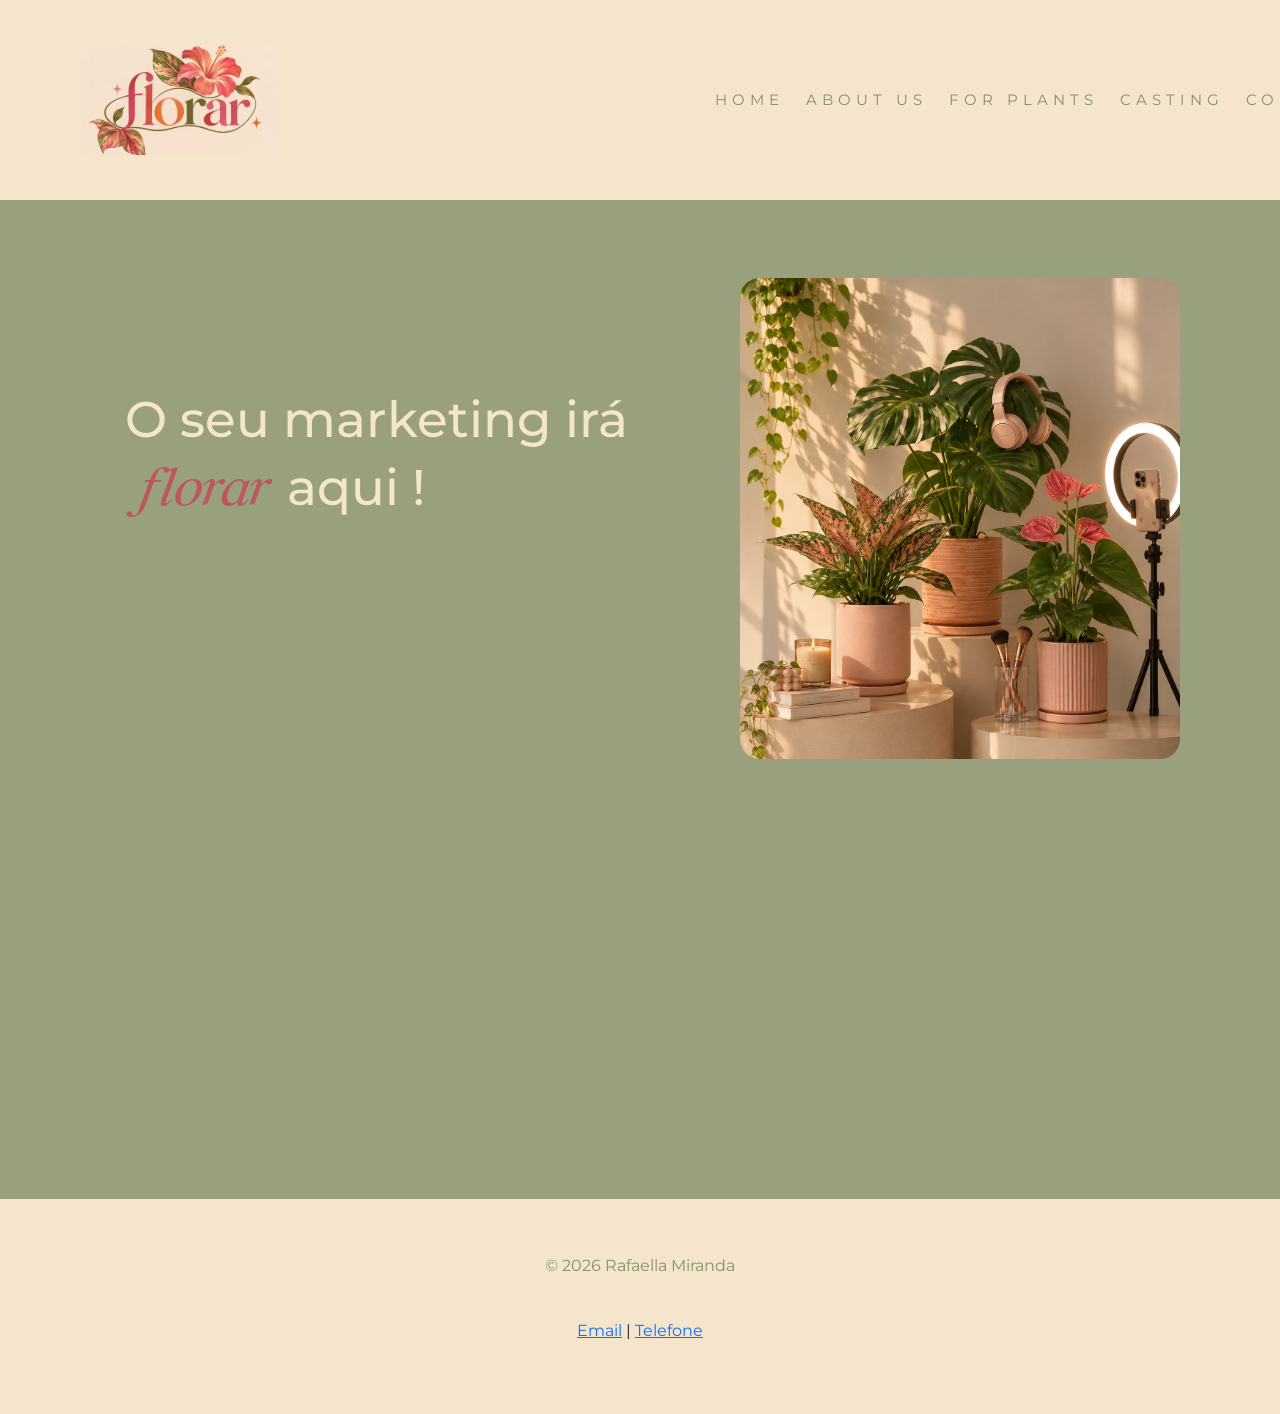
<file: index.html>
<!DOCTYPE html>
<html lang="pt-br">

<head>
    <meta charset="UTF-8">
    <meta name="viewport" content="width=device-width, initial-scale=1.0">
    <title>Home | Florar</title>

    <link rel="stylesheet" href="https://cdn.jsdelivr.net/npm/bootstrap@5.3.8/dist/css/bootstrap.min.css">
    <link rel="stylesheet" href="./style/style.css">

</head>

<body>
    <div id="principal">
        <header class="header-top">
            <img src="./img/Adobe Express - file.jpg" alt="Logotipo agencia de plantas">
            <nav class="header-nav">
                <ul>
                    <li><a href="./index.html">Home</a></li>
                    <li><a href="./pages/about-us.html">About us</a></li>
                    <li><a href="./pages/for-plant.html">For plants</a></li>
                    <li><a href="./pages/casting.html">Casting</a></li>
                    <li><a href="./pages/fale-conosco.html">Contact us</a></li>
                </ul>
            </nav>
        </header>
    </div>

    <main>
        <article class="slogan" id="slogan">
            <h1>O seu marketing irá<br>
                <span>florar</span> aqui !
        </article>


        <div class="imagem-inicio">
            <img src="./img/Vignette aconchegante de plantas e criação de conteúdo.png" alt="Planta">
        </div>
    </main>

    <footer class="rodape">
        <div class="container">
            <p>&copy; 2026 Rafaella Miranda</p>
            <address>
                <a href="mailto:florar.agencia@gmail.com">Email</a>
                <span> | </span>
                <a href="tel:+551599999999">Telefone</a>
            </address>
        </div>
    </footer>


</body>

</html>
</file>
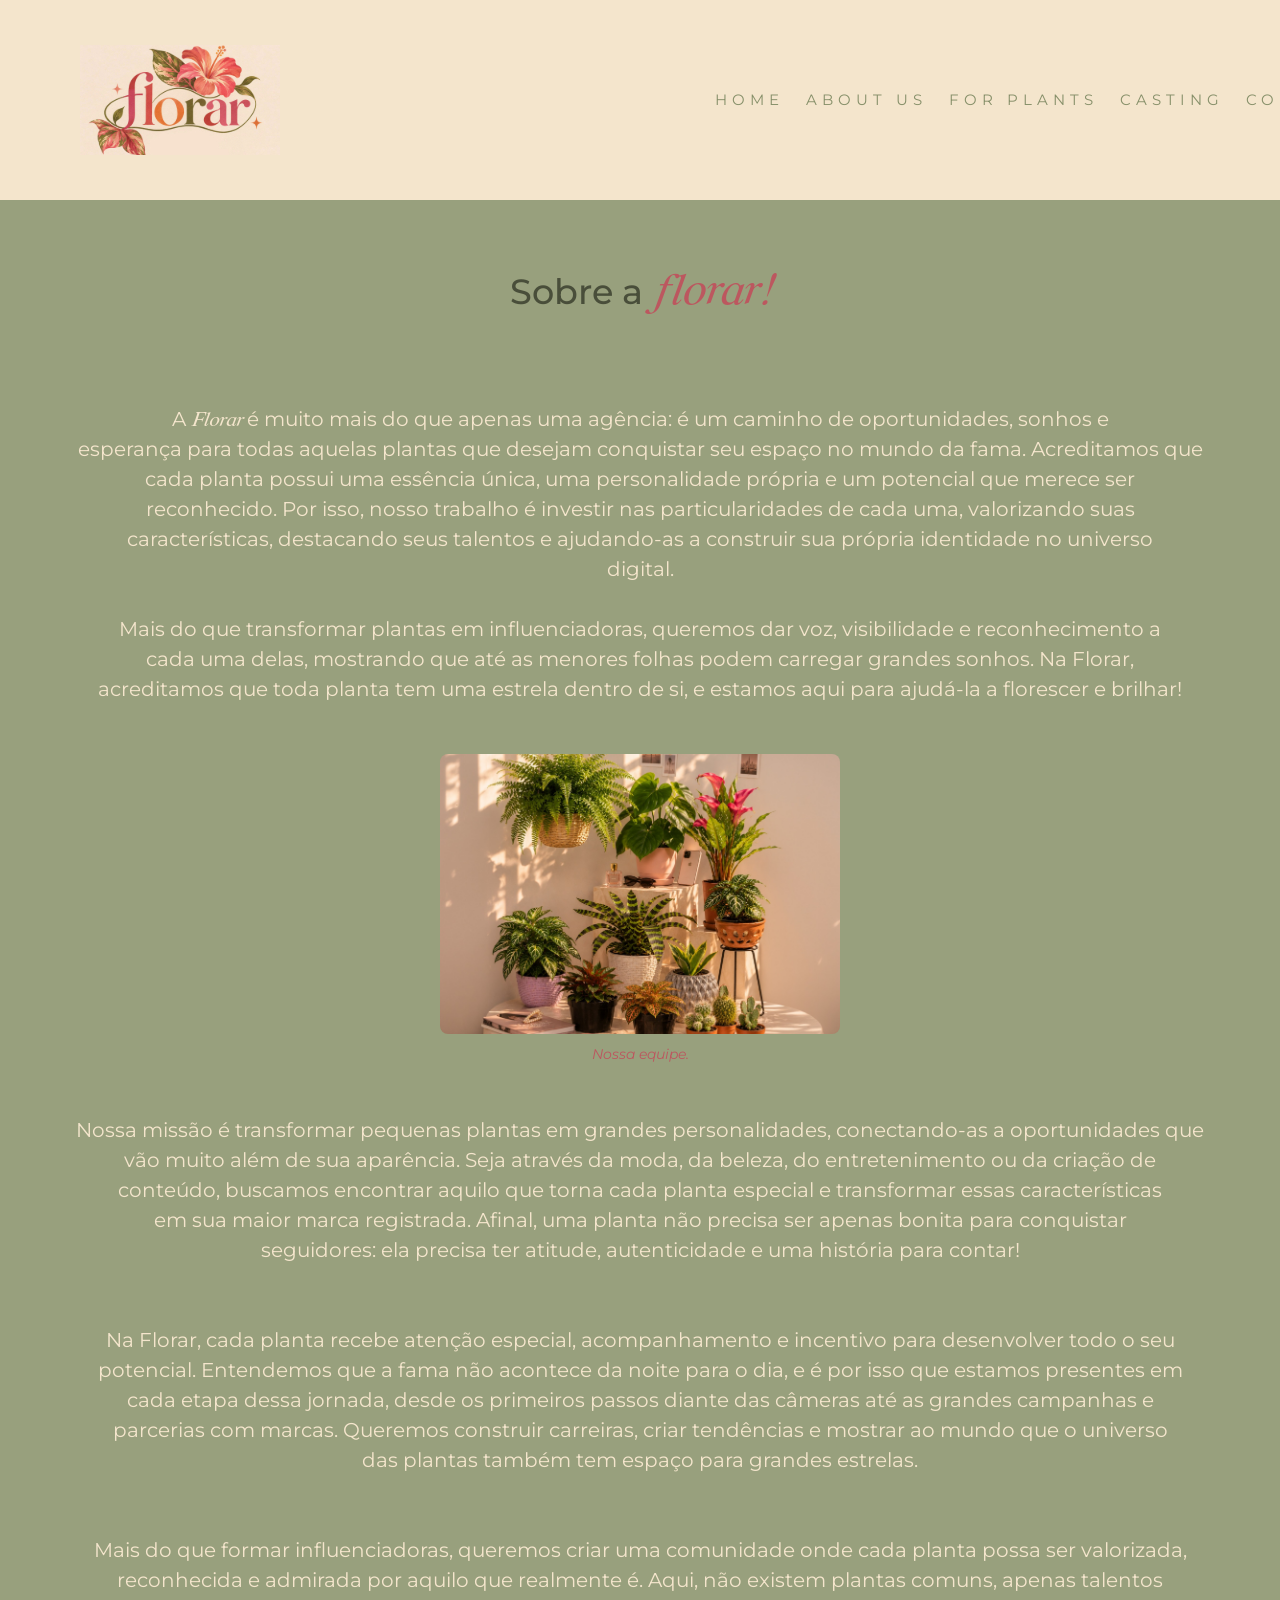
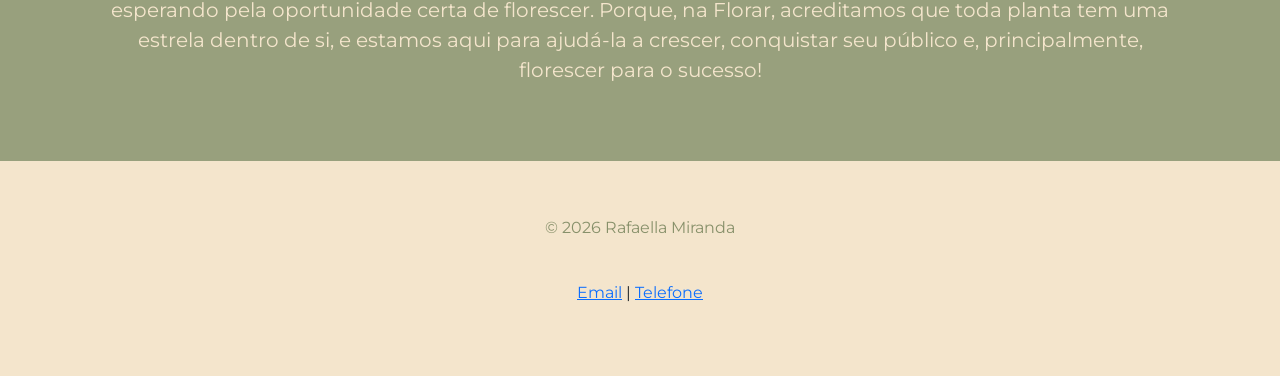
<file: pages/about-us.html>
<!DOCTYPE html>
<html lang="pt-br">

<head>
    <meta charset="UTF-8">
    <meta name="viewport" content="width=device-width, initial-scale=1.0">
    <title>About us | Florar</title>

    <link rel="stylesheet" href="https://cdn.jsdelivr.net/npm/bootstrap@5.3.8/dist/css/bootstrap.min.css">
    <link rel="stylesheet" href="../style/style.css">
</head>

<body>
    <div id="principal">
        <header class="header-top">
            <img src="../img/Adobe Express - file.jpg" alt="Logotipo agencia de plantas">
            <nav class="header-nav">
                <ul>
                    <li><a href="../index.html">Home</a></li>
                    <li><a href="./about-us.html">About us</a></li>
                    <li><a href="./for-plant.html">For plants</a></li>
                    <li><a href="./casting.html">Casting</a></li>
                    <li><a href="./fale-conosco.html">Contact us</a></li>
                </ul>
            </nav>
        </header>
    </div>

    <main>
        <div>
            <h2>Sobre a <span>florar!</span></h2>
            <p class="paragrafo">
                <br>
                A <span>Florar</span> é muito mais do que apenas uma agência: é um caminho de oportunidades, sonhos e
                <br>
                esperança para todas aquelas plantas que desejam conquistar seu espaço no mundo da fama. Acreditamos que
                <br>
                cada planta possui uma essência única, uma personalidade própria e um potencial que merece ser <br>
                reconhecido. Por isso, nosso trabalho é investir nas particularidades de cada uma, valorizando suas <br>
                características, destacando seus talentos e ajudando-as a construir sua própria identidade no universo
                <br>
                digital.
                <br> <br>
                Mais do que transformar plantas em influenciadoras, queremos dar voz, visibilidade e reconhecimento a
                <br>
                cada uma delas, mostrando que até as menores folhas podem carregar grandes sonhos. Na Florar, <br>
                acreditamos que toda planta tem uma estrela dentro de si, e estamos aqui para ajudá-la a florescer e
                brilhar!
                <br><br>
            </p>

            <figure class="figure">
                <img src="/img/Firefly.04.jpg" class="img-fluid rounded-3" alt="...">
                <figcaption class="figure-caption">Nossa equipe.</figcaption>
            </figure>

            <p class="paragrafo">
                <br>
                Nossa missão é transformar pequenas plantas em grandes personalidades, conectando-as a oportunidades que
                <br>
                vão muito além de sua aparência. Seja através da moda, da beleza, do entretenimento ou da criação de
                <br>
                conteúdo, buscamos encontrar aquilo que torna cada planta especial e transformar essas características
                <br>
                em sua maior marca registrada. Afinal, uma planta não precisa ser apenas bonita para conquistar <br>
                seguidores: ela precisa ter atitude, autenticidade e uma história para contar! <br>
                <br> <br>
                Na Florar, cada planta recebe atenção especial, acompanhamento e incentivo para desenvolver todo o seu
                <br>
                potencial. Entendemos que a fama não acontece da noite para o dia, e é por isso que estamos presentes em
                <br>
                cada etapa dessa jornada, desde os primeiros passos diante das câmeras até as grandes campanhas e <br>
                parcerias com marcas. Queremos construir carreiras, criar tendências e mostrar ao mundo que o universo
                <br>
                das plantas também tem espaço para grandes estrelas. <br>
                <br><br>
                Mais do que formar influenciadoras, queremos criar uma comunidade onde cada planta possa ser valorizada,
                <br>
                reconhecida e admirada por aquilo que realmente é. Aqui, não existem plantas comuns, apenas talentos
                <br>
                esperando pela oportunidade certa de florescer. Porque, na Florar, acreditamos que toda planta tem uma
                <br>
                estrela dentro de si, e estamos aqui para ajudá-la a crescer, conquistar seu público e, principalmente,
                <br>
                florescer para o sucesso! <br>
                <br><br>
            </p>
        </div>
    </main>


    <footer class="rodape">
        <div class="container">
            <p>&copy; 2026 Rafaella Miranda</p>
            <address>
                <a href="mailto:florar.agencia@gmail.com">Email</a>
                <span> | </span>
                <a href="tel:+551599999999">Telefone</a>
            </address>
        </div>
    </footer>

    </main>
</file>
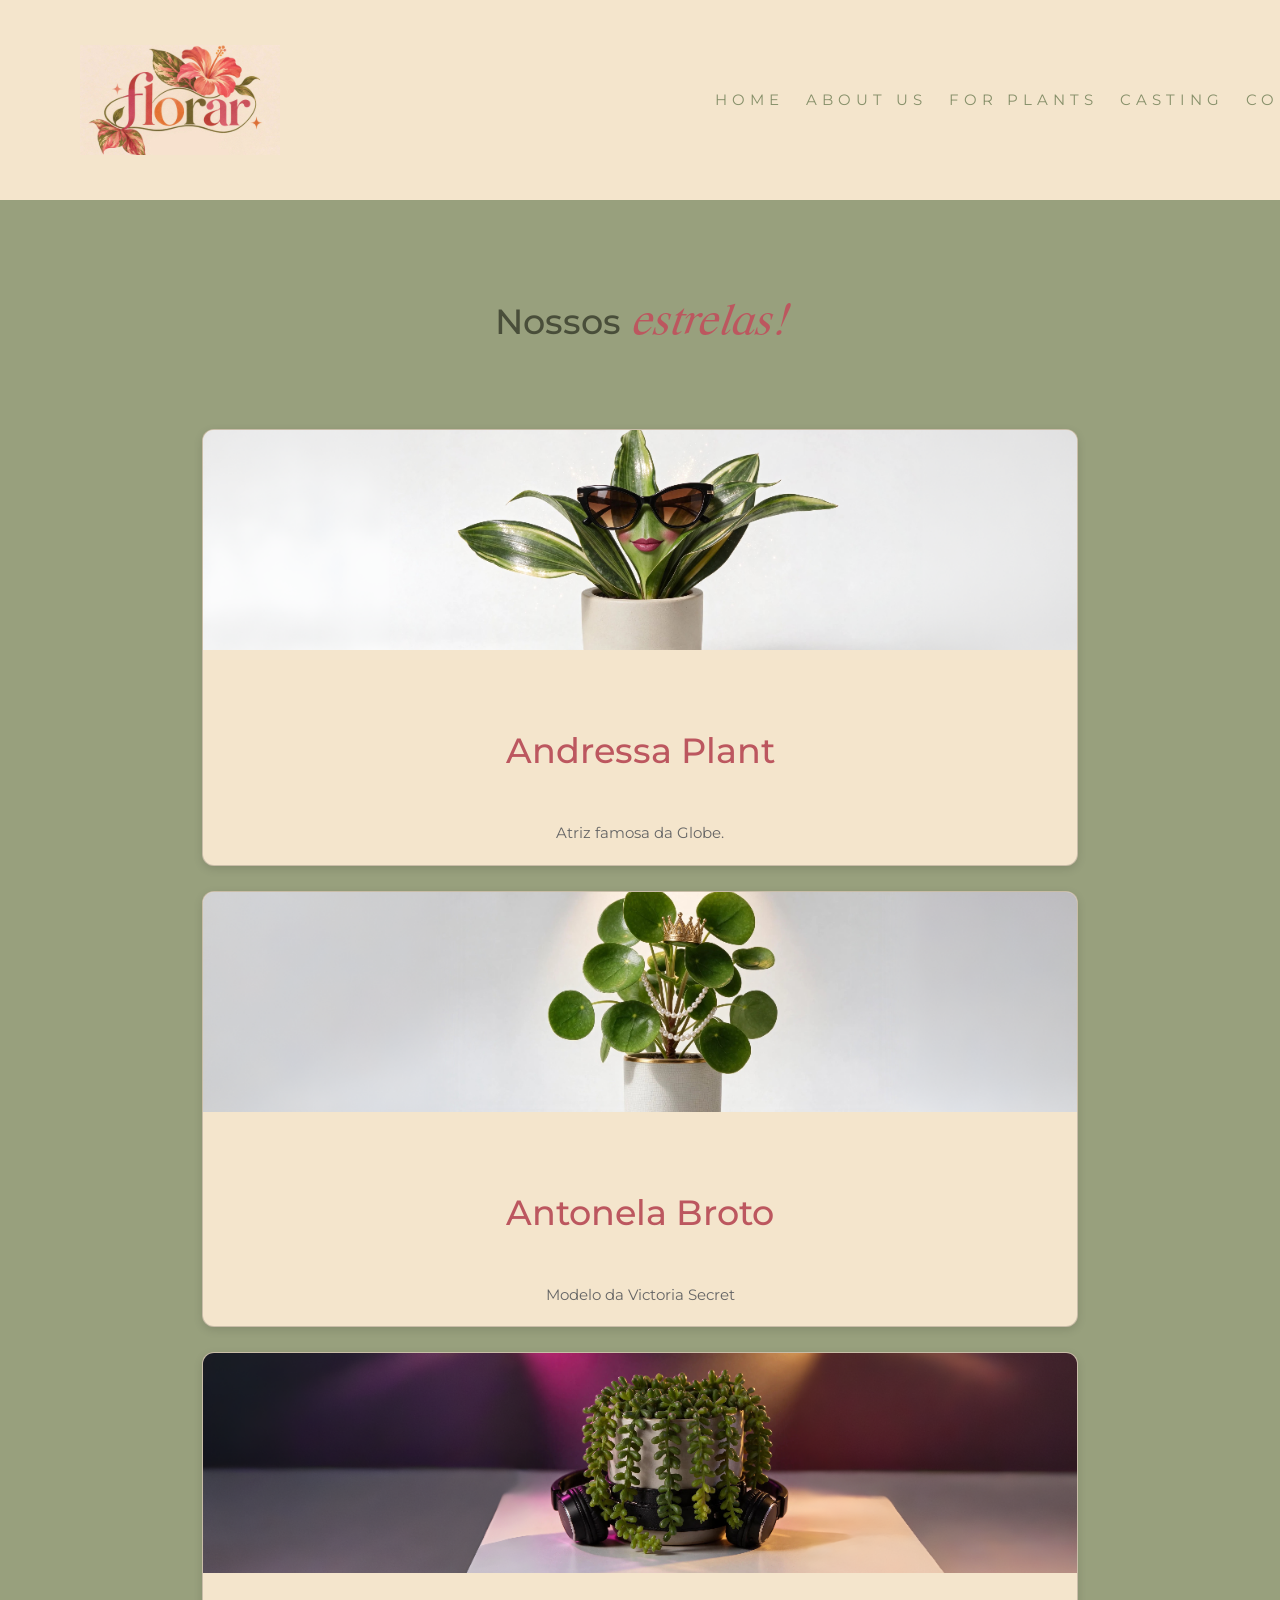
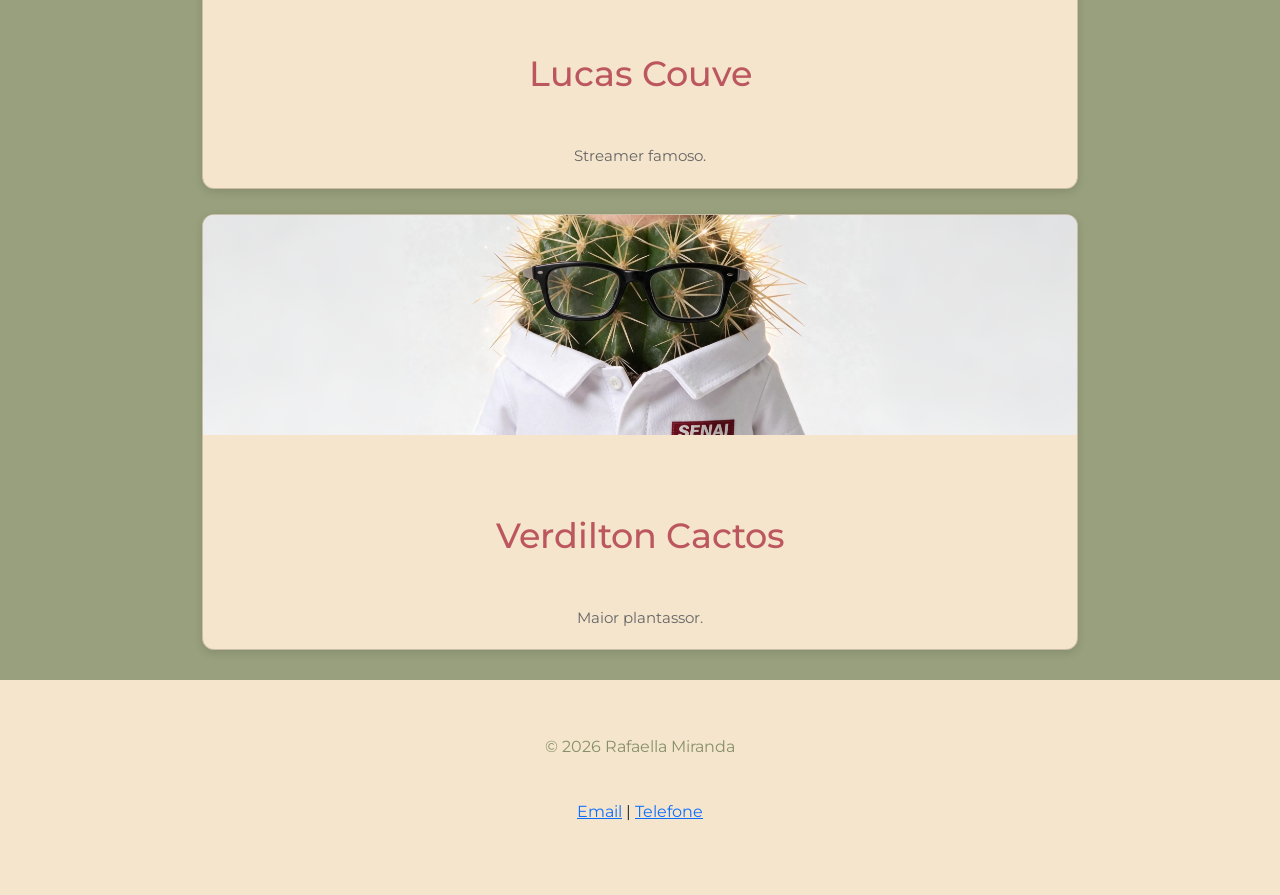
<file: pages/casting.html>
<link rel="stylesheet" href="https://cdn.jsdelivr.net/npm/bootstrap@5.3.8/dist/css/bootstrap.min.css">

<!DOCTYPE html>
<html lang="pt-br">

<head>
    <meta charset="UTF-8">
    <meta name="viewport" content="width=device-width, initial-scale=1.0">
    <title>Casting | Florar</title>

    <link rel="stylesheet" href="https://cdn.jsdelivr.net/npm/bootstrap@5.3.8/dist/css/bootstrap.min.css">
    <link rel="stylesheet" href="../style/style.css">

</head>

<body>
    <div id="principal">
        <header class="header-top">
            <img src="../img/Adobe Express - file.jpg" alt="Logotipo agencia de plantas">
            <nav class="header-nav">
                <ul>
                    <li><a href="../index.html">Home</a></li>
                    <li><a href="./about-us.html">About us</a></li>
                    <li><a href="./for-plant.html">For plants</a></li>
                    <li><a href="./casting.html">Casting</a></li>
                    <li><a href="./fale-conosco.html">Contact us</a></li>
                </ul>
            </nav>
        </header>
    </div>

    <div class="container">

        <h2>Nossos <span>estrelas!</span></h2>

        <div class="card">
            <img src="/img/Firefly05.png" alt="Planta">
            <div class="card-body">
                <h2 class="famosos">Andressa Plant</h2>
                <p>Atriz famosa da Globe.</p>
            </div>
        </div>

        <div class="card">
            <img src="/img/Firefly06.png" alt="Planta">
            <div class="card-body">
                <h2>Antonela Broto</h2>
                <p>Modelo da Victoria Secret</p>
            </div>
        </div>

        <div class="card">
            <img src="/img/planta04.png" alt="Planta">
            <div class="card-body">
                <h2>Lucas Couve</h2>
                <p>Streamer famoso.</p>
            </div>
        </div>

        <div class="card">
            <img src="/img/vedilson.png" alt="Planta">
            <div class="card-body">
                <h2>Verdilton Cactos</h2>
                <p>Maior plantassor.</p>
            </div>
        </div>

    </div>


    <footer class="rodape">
        <div class="container">
            <p>&copy; 2026 Rafaella Miranda</p>
            <address>
                <a href="mailto:florar.agencia@gmail.com">Email</a>
                <span> | </span>
                <a href="tel:+551599999999">Telefone</a>
            </address>
        </div>
    </footer>


</body>

</html>
</file>
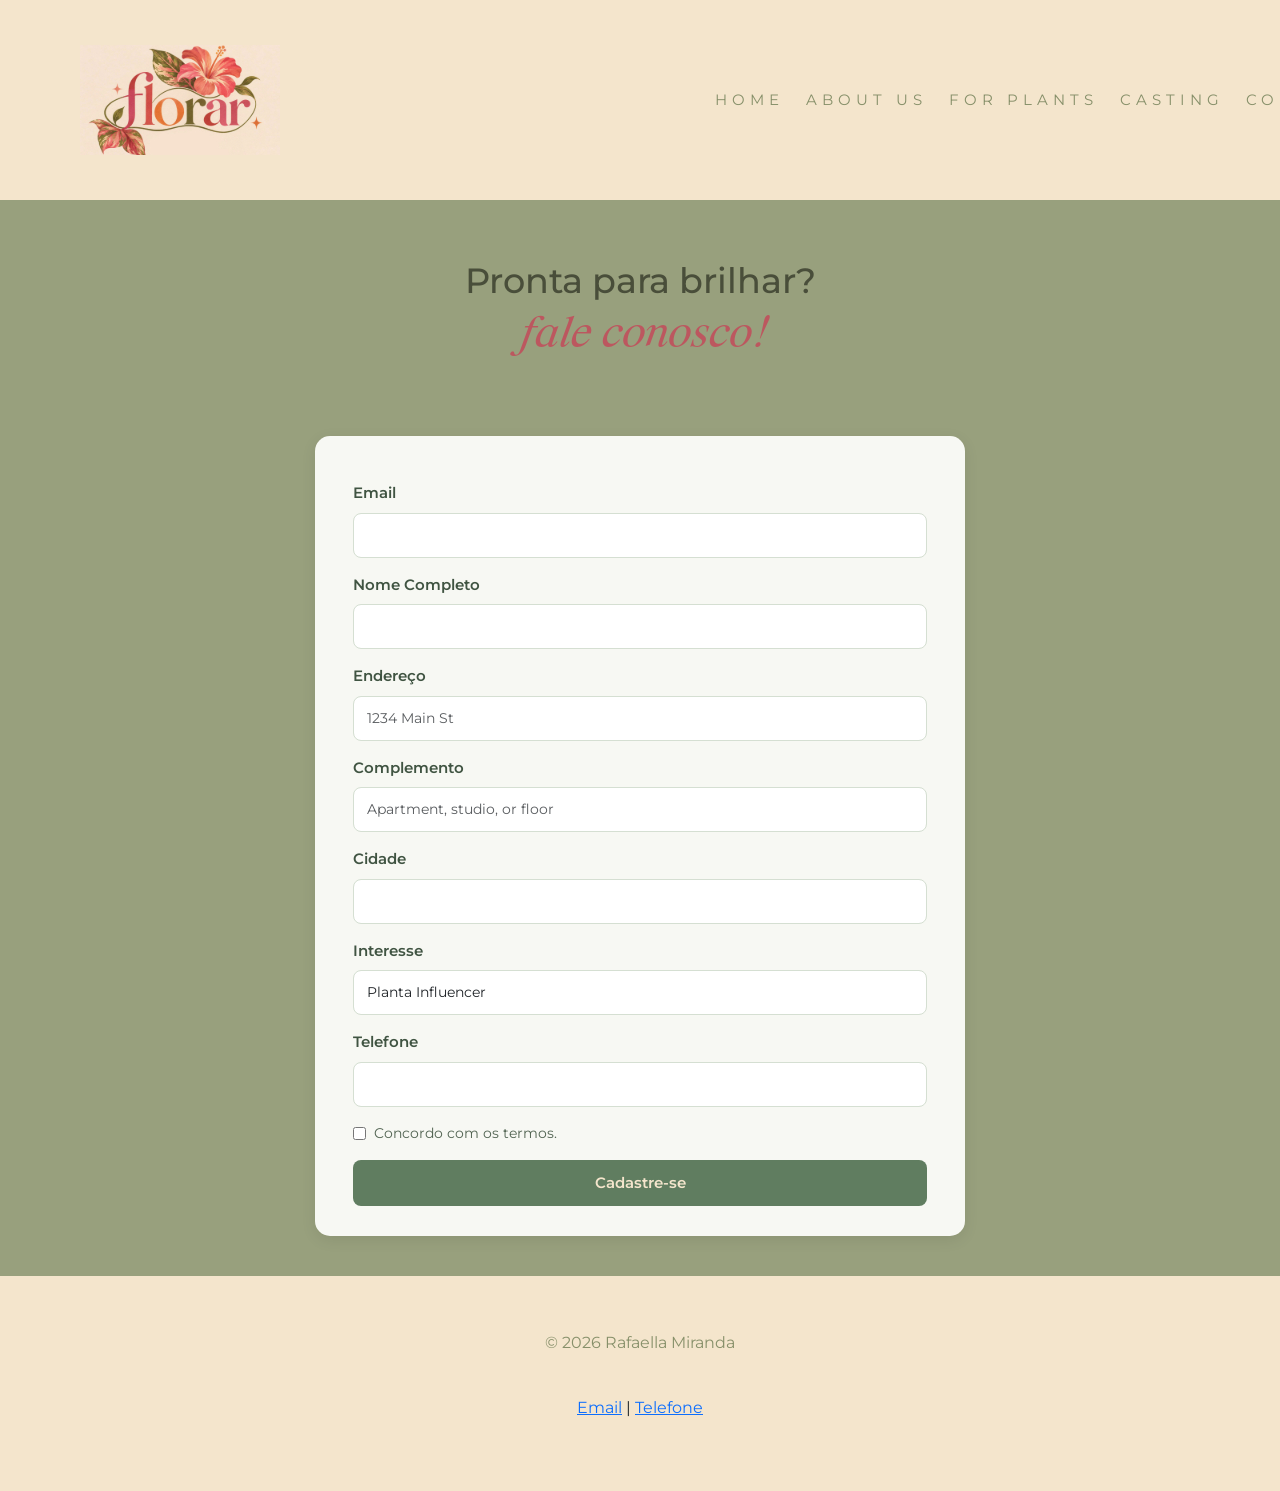
<file: pages/fale-conosco.html>
<!DOCTYPE html>
<html lang="pt-br">

<head>
    <meta charset="UTF-8">
    <meta name="viewport" content="width=device-width, initial-scale=1.0">
    <title>Contact us | Florar</title>

    <link rel="stylesheet" href="https://cdn.jsdelivr.net/npm/bootstrap@5.3.8/dist/css/bootstrap.min.css">
    <link rel="stylesheet" href="../style/style.css">
</head>

<body>
    <div id="principal">
        <header class="header-top">
            <img src="../img/Adobe Express - file.jpg" alt="Logotipo agencia de plantas">
            <nav class="header-nav">
                <ul>
                    <li><a href="../index.html">Home</a></li>
                    <li><a href="./about-us.html">About us</a></li>
                    <li><a href="./for-plant.html">For plants</a></li>
                    <li><a href="./casting.html">Casting</a></li>
                    <li><a href="./fale-conosco.html">Contact us</a></li>
                </ul>
            </nav>
        </header>
    </div>

    <h2>Pronta para brilhar?<br>
        <span>fale conosco!</span>
    </h2>


    <form class="row g-3">

        <div class="md:col-6">
            <label for="inputEmail4" class="form-label">Email</label>
            <input type="email" class="form-control" id="inputEmail4">
        </div>
        <div class="md:col-6">
            <label for="inputPassword4" class="form-label">Nome Completo</label>
            <input type="NomeCompleto" class="form-control" id="inputPassword4">
        </div>
        <div class="col-12">
            <label for="inputAddress" class="form-label">Endereço</label>
            <input type="text" class="form-control" id="inputAddress" placeholder="1234 Main St">
        </div>
        <div class="col-12">
            <label for="inputAddress2" class="form-label">Complemento</label>
            <input type="text" class="form-control" id="inputAddress2" placeholder="Apartment, studio, or floor">
        </div>
        <div class="md:col-6">
            <label for="inputCity" class="form-label">Cidade</label>
            <input type="text" class="form-control" id="inputCity">
        </div>
        <div class="md:col-4">
            <label for="inputState" class="form-label">Interesse</label>
            <select id="inputState" class="form-control">
                <option selected>Planta Influencer</option>
                <option>Empresa de plantas</option>
                <option>Outro</option>
            </select>
        </div>
        <div class="md:col-2">
            <label for="inputZip" class="form-label">Telefone</label>
            <input type="text" class="form-control" id="inputZip">
        </div>
        <div class="col-12">
            <div class="form-field">
                <input type="checkbox" id="gridCheck" class="check">
                <label for="gridCheck">
                    Concordo com os termos.
                </label>
            </div>
        </div>
        <div class="col-12">
            <button type="submit" class="btn-solid theme-primary">Cadastre-se</button>
        </div>
    </form>

    <footer class="rodape">
        <div class="container">
            <p>&copy; 2026 Rafaella Miranda</p>
            <address>
                <a href="mailto:florar.agencia@gmail.com">Email</a>
                <span> | </span>
                <a href="tel:+551599999999">Telefone</a>
            </address>
        </div>
    </footer>
</body>

</html>
</file>
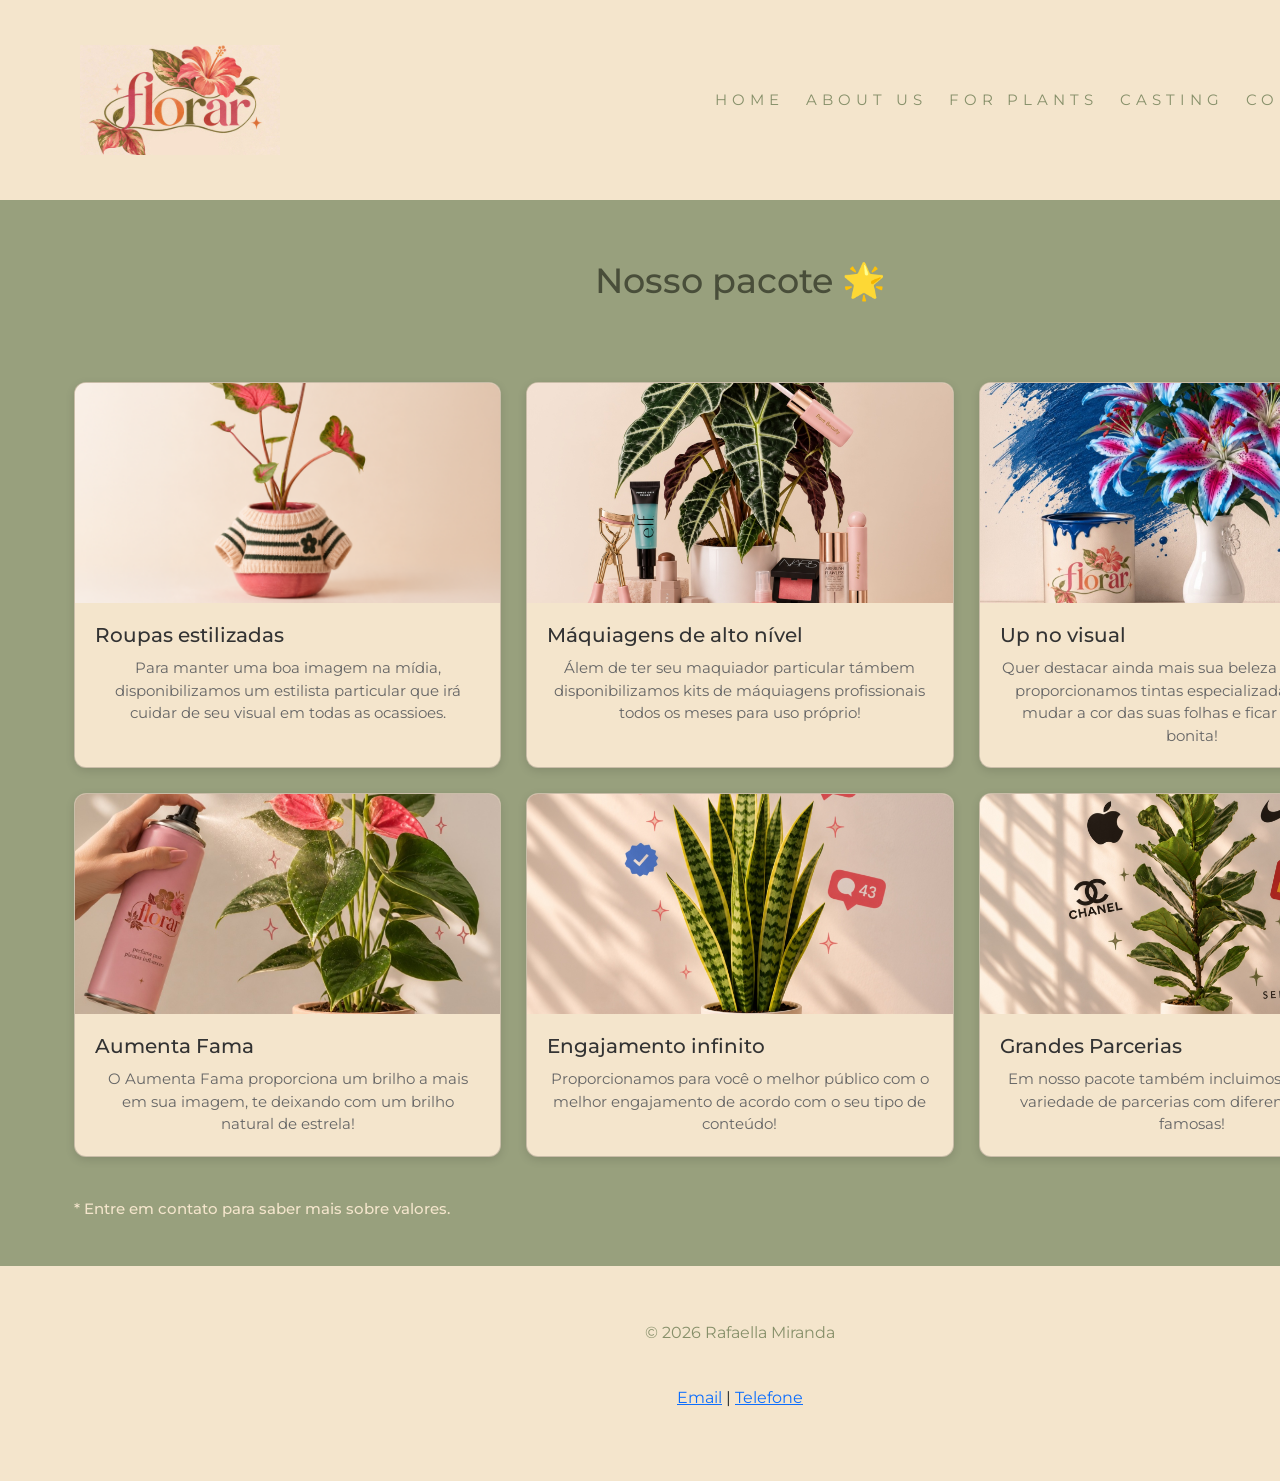
<file: pages/for-plant.html>
<!DOCTYPE html>
<html lang="pt-br">

<head>
    <meta charset="UTF-8">
    <meta name="viewport" content="width=device-width, initial-scale=1.0">
    <title>For Plants | Florar</title>

    <link rel="stylesheet" href="https://cdn.jsdelivr.net/npm/bootstrap@5.3.8/dist/css/bootstrap.min.css">
    <link rel="stylesheet" href="../style/style.css">

</head>

<body>
    <div id="principal">
        <header class="header-top">
            <img src="../img/Adobe Express - file.jpg" alt="Logotipo agencia de plantas">
            <nav class="header-nav">
                <ul>
                    <li><a href="../index.html">Home</a></li>
                    <li><a href="./about-us.html">About us</a></li>
                    <li><a href="./for-plant.html">For plants</a></li>
                    <li><a href="./casting.html">Casting</a></li>
                    <li><a href="./fale-conosco.html">Contact us</a></li>
                </ul>
            </nav>
        </header>


        <main>
            <article class="conteudo">
                <h2> Nosso pacote 🌟</h2>
            </article>

            <div class="container-cards">

                <div class="card">
                    <img src="../img/Firefly.png" alt="Imagem do card">
                    <div class="card-body">
                        <h3>Roupas estilizadas</h3>
                        <p>Para manter uma boa imagem na mídia, disponibilizamos um estilista
                            particular que irá cuidar de seu visual em todas as ocassioes.</p>
                    </div>
                </div>

                <div class="card">
                    <img src="../img/Firefly01.jpg" alt="Imagem do card">
                    <div class="card-body">
                        <h3>Máquiagens de alto nível</h3>
                        <p>Álem de ter seu maquiador particular támbem disponibilizamos kits de
                            máquiagens profissionais todos os meses para uso próprio!</p>
                    </div>
                </div>

                <div class="card">
                    <img src="../img/Firefly02.jpg" alt="Imagem do card">
                    <div class="card-body">
                        <h3>Up no visual</h3>
                        <p>Quer destacar ainda mais sua beleza natural? Aqui proporcionamos tintas especializadas para
                            você mudar a cor das suas folhas e ficar ainda mais bonita!</p>
                    </div>
                </div>

                <div class="card">
                    <img src="../img/Firefly_multi-edit.jpg" alt="Imagem do card">
                    <div class="card-body">
                        <h3>Aumenta Fama</h3>
                        <p>O Aumenta Fama proporciona um brilho a mais em sua imagem, te deixando com um brilho natural
                            de estrela!</p>
                    </div>
                </div>

                <div class="card">
                    <img src="../img/Firefly_multi-edit02.jpg" alt="Imagem do card">
                    <div class="card-body">
                        <h3>Engajamento infinito</h3>
                        <p>Proporcionamos para você o melhor público com o melhor engajamento de acordo com o seu tipo
                            de conteúdo!</p>
                    </div>
                </div>

                <div class="card">
                    <img src="../img/Firefly_multi-edit03.jpg" alt="Imagem do card">
                    <div class="card-body">
                        <h3>Grandes Parcerias</h3>
                        <p>Em nosso pacote também incluimos uma grande variedade de parcerias com diferentes marcas
                            famosas!</p>
                    </div>
                </div>

                <h3><br>* Entre em contato para saber mais sobre valores.</h3>

            </div>

        </main>

        <footer class="rodape">
        <div class="container">
            <p>&copy; 2026 Rafaella Miranda</p>
            <address>
                <a href="mailto:florar.agencia@gmail.com">Email</a>
                <span> | </span>
                <a href="tel:+551599999999">Telefone</a>
            </address>
        </div>
    </footer>
    </div>
</file>
<file: style/style.css>
@import url('https://fonts.googleapis.com/css2?family=DM+Sans:ital,opsz,wght@0,9..40,100..1000;1,9..40,100..1000&family=Montserrat:ital,wght@0,100..900;1,100..900&display=swap');

@font-face {
    font-family: Happy;
    src: url(../fontes/HappyTime.otf);
}

h1 {
    font-family: 'Montserrat';
    margin: 10px;
    padding: 180px 115px;
    font-size: 50px;
    color: #F4E5CC;
}

h1 span {
    font-family: "Happy";
    padding: 30px 10px;
    margin: 0;
    padding-top: 3px;
    font-size: 56px;
    color: #bc575f;
}

h1 a:hover {
    color: #98a07d;

}

h2 {
    font-family: 'Montserrat';
    font-size: 35px;
    color: #494e3a;
    margin: 20px 100px;
    padding: 40px 20px;
    text-align: center;
}

h2 span {
    font-family: Happy;
    color: #bc575f;
    font-size: 45px;
}

h3{
    color: #F4E5CC;
    font-size: 15px;
}

p {
    color: #87906A;
}

.paragrafo {
    color: #F4E5CC;
    text-align: center;
    font-size: 20px;
}

.paragrafo span {
    font-family: Happy;
}

.figure {
    display: block;
    width: 400px;
    margin: 20px auto;
    text-align: center;
}

.figure img {
    width: 150%;
    height: 280px;
    object-fit: cover;
    border-radius: 15px;
    display: block;
    margin: 0 auto;
    transition: transform 0.3s ease;

}

.figure-caption {
    margin-top: 10px;
    font-size: 14px;
    color: #bc575f;
    font-style: italic;
}

.figure img:hover {
    transform: scale(1.03);
}


form.row {
    max-width: 650px;
    margin: 40px auto;
    padding: 30px;
    background-color: #f7f8f3;
    border-radius: 15px;
    box-shadow: 0 4px 15px rgba(0, 0, 0, 0.08);
}

.form-label {
    display: block;
    margin-bottom: 8px;
    color: #405442;
    font-size: 15px;
    font-weight: 600;
}

.form-control {
    width: 100%;
    padding: 11px 13px;
    border: 1px solid #d5dfd2;
    border-radius: 8px;
    background-color: white;
    font-size: 14px;
    outline: none;
    transition: 0.3s;
    box-sizing: border-box;
}

.form-control:focus {
    border-color: #829b7d;
    box-shadow: 0 0 5px rgba(100, 140, 100, 0.2);
}

.form-field {
    display: flex;
    align-items: center;
    gap: 8px;
}

.check {
    accent-color: #607d60;
    cursor: pointer;
}

.form-field label {
    color: #526452;
    font-size: 14px;
    cursor: pointer;
}

.btn-solid {
    width: 100%;
    padding: 12px;
    border: none;
    border-radius: 8px;
    background-color: #607d60;
    color: #F4E5CC;
    font-size: 15px;
    font-weight: 600;
    cursor: pointer;
    transition: 0.3s;
}

.btn-solid:hover {
    background-color: #494e3a;
    transform: translateY(-2px);
}

.formulario {
    text-align: center;
}

.container {
    width: 900px;
    margin: 30px auto;
    display: flex;
    flex-direction: column;
    gap: 25px;
}

.card {
    width: 100%;
    display: flex;
    align-items: center;
    background-color: #f5f5f5;
    border-radius: 15px;
    overflow: hidden;
    transition: 0.3s;
}

.card img {
    width: 250px;
    height: 100px;
    object-fit: cover;
}

.card-body {
    padding: 10px;
}

.card-body h2 {
    margin-bottom: 10px;
    color: #bc575f;
}

.card-body p {
    color: #526452;
    line-height: 1.5;
    text-align: center;
}

.card:hover {
    transform: scale(1.02);
    box-shadow: 0 5px 15px rgba(0, 0, 0, 0.15);
}


body {
    font-family: 'Montserrat';
    margin: 0;
    padding: 0;
    background-color: #98a07d;
}

#principal {
    width: 1480px;
    margin: 0 auto;
}

.header-top {
    display: flex;
    height: 110px;
    background: #F4E5CC;
    padding: 100px 80px;
    align-items: center;
}

.header-top nav {
    display: flex;
    gap: 50px;
}

.logotipo {
    margin: 10px 0 0 25px;
}

.header-nav {
    display: flex;
    align-items: center;
    margin-left: auto;
    height: 100%;
}


.header-nav ul {
    margin: 0;
    padding: 0;
    display: flex;
    align-items: center;
    gap: 12px;
}


.header-nav li {
    list-style: none;
    margin: 0;
    padding: 5px;
}

.header-nav a {
    color: #87906A;
    text-decoration: none;
    text-transform: uppercase;
    font-size: 15px;
    letter-spacing: 5px;
    transition: color .5s linear;
}

.header-nav a:hover {
    color: #F7135F;
}

.imagem-inicio {
    width: 150%;
    display: flex;
    justify-content: center;
    align-items: center;
    transform: translateY(-430px);
}

.imagem-inicio img {
    width: 440px;
    height: auto;
    object-fit: contain;
    border-radius: 20px;
}


.container-cards {
    display: grid;
    grid-template-columns: repeat(3, 1fr);
    gap: 25px;
    width: 90%;
    margin: 40px auto;
}

.card {
    background-color: #F4E5CC;
    border-radius: 12px;
    overflow: hidden;
    box-shadow: 0 3px 10px rgba(0, 0, 0, 0.12);
    transition: 0.3s;
}

.card:hover {
    transform: translateY(-8px);
    box-shadow: 0 8px 20px rgba(0, 0, 0, 0.20);
}

.card img {
    width: 100%;
    height: 220px;
    object-fit: cover;
    display: block;
}

.card-body {
    padding: 20px;
}

.card-body h3 {
    font-size: 20px;
    margin: 0 0 10px;
    color: #333;
}

.card-body p {
    font-size: 15px;
    line-height: 1.5;
    color: #666;
    margin: 0;
}

.rodape {
    margin-top: 10px;
    padding: 25px;
    background-color: #F4E5CC;
    text-align: center;
    list-style: none;
}

.rodape address {
    font-style: normal;
}
</file>
